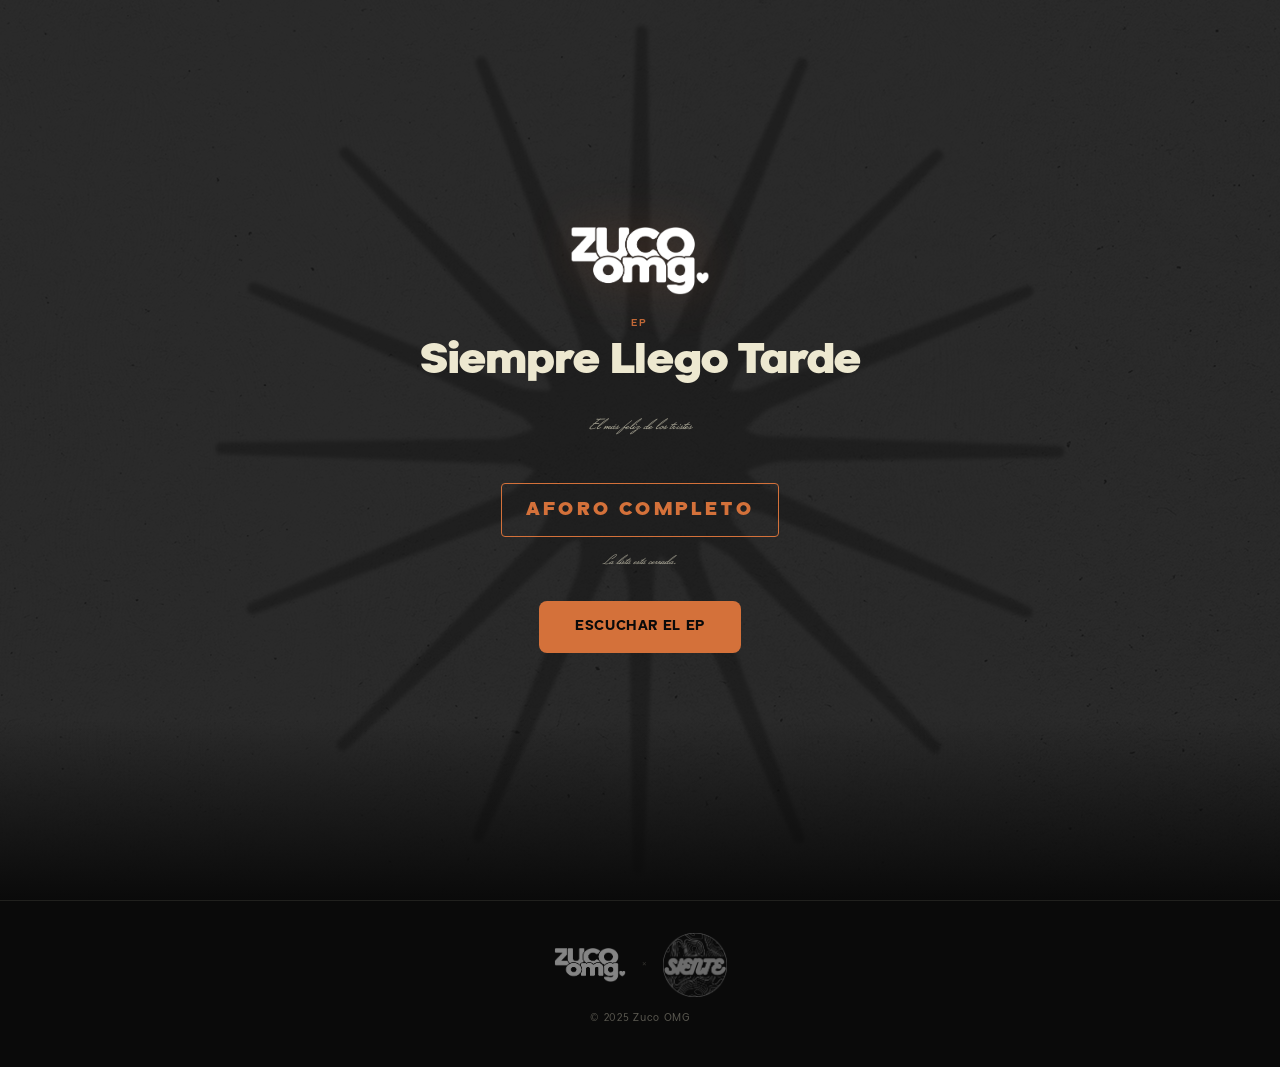
<file: index.html>
<!DOCTYPE html>
<html lang="es">
<head>
  <meta charset="UTF-8">
  <meta name="viewport" content="width=device-width, initial-scale=1.0, maximum-scale=1.0">
  <meta name="description" content="Fiesta de lanzamiento del EP 'Siempre Llego Tarde' de Zuco OMG — Miércoles 29 de abril, 7PM, Antenna">
  <meta property="og:title" content="Zuco OMG — Siempre Llego Tarde">
  <meta property="og:description" content="El más feliz de los tristes. Únete a la fiesta de lanzamiento del EP.">
  <meta property="og:image" content="https://zuco.siente.live/assets/cover/portada-zuco.jpg">
  <meta property="og:image:width" content="1200">
  <meta property="og:image:height" content="630">
  <meta property="og:url" content="https://zuco.siente.live">
  <meta property="og:type" content="website">
  <title>Zuco OMG — Siempre Llego Tarde</title>
  <link rel="icon" href="./assets/logos/reduccion-z-blanco.png" type="image/png">
  <link rel="stylesheet" href="styles.css">
</head>
<body>

  <!-- ═══════════════════════════ HERO ═══════════════════════════ -->
  <header class="site-hero">
    <div class="hero-texture"></div>
    <div class="hero-inner">
      <img
        src="./assets/logos/logo-zuco-blanco.png"
        alt="Zuco OMG"
        class="hero-logo"
      >
      <div class="hero-ep-block">
        <span class="hero-ep-label">EP</span>
        <h1 class="hero-ep-title">Siempre Llego Tarde</h1>
      </div>
      <p class="hero-concept">El más feliz de los tristes</p>
      <div class="hero-aforo-block">
        <span class="hero-aforo-badge">AFORO COMPLETO</span>
        <p class="hero-aforo-sub">La lista está cerrada.</p>
      </div>
      <a
        href="https://open.spotify.com/artist/6hA5ALJWFb44ixgQMMvng7"
        target="_blank"
        rel="noopener noreferrer"
        class="hero-cta"
      >
        Escuchar el EP
      </a>
    </div>
  </header>

  <!-- ═══════════════════════ PROGRESS ═══════════════════════════ -->
  <div class="step-progress" id="step-progress" aria-label="Progreso del registro" style="display:none">
    <div class="progress-inner">
      <div class="progress-node active" data-step="1">
        <span class="node-dot"></span>
        <span class="node-label">Registro</span>
      </div>
      <div class="progress-line"></div>
      <div class="progress-node" data-step="2">
        <span class="node-dot"></span>
        <span class="node-label">Tu canción</span>
      </div>
      <div class="progress-line"></div>
      <div class="progress-node" data-step="3">
        <span class="node-dot"></span>
        <span class="node-label">Spotify</span>
      </div>
    </div>
  </div>

  <!-- ═══════════════════════ MAIN FLOW ═══════════════════════════ -->
  <main class="flow-container" id="registro" style="display:none">

    <!-- ───────── STEP 1: REGISTRO ───────── -->
    <section id="step-1" class="flow-step active" aria-label="Paso 1: Registro">

      <div class="step-header">
        <h2 class="step-title">Reserva tu cupo</h2>
        <p class="step-subtitle">
          La entrada es gratis, pero el espacio es íntimo.<br>
          Déjanos tus datos y quedas en la lista.
        </p>
      </div>

      <form id="registro-form" class="form" novalidate>

        <div class="field-group">
          <label for="nombre" class="field-label">Nombre completo</label>
          <input
            type="text"
            id="nombre"
            name="nombre"
            class="field-input"
            placeholder="El que aparece en tu cédula"
            autocomplete="name"
            required
          >
          <span class="field-error" id="error-nombre" role="alert"></span>
        </div>

        <div class="field-group">
          <label for="whatsapp" class="field-label">WhatsApp</label>
          <input
            type="tel"
            id="whatsapp"
            name="whatsapp"
            class="field-input"
            placeholder="3XX XXX XXXX"
            autocomplete="tel"
            required
          >
          <span class="field-hint">Solo te escribimos si hay un cambio de último momento.</span>
          <span class="field-error" id="error-whatsapp" role="alert"></span>
        </div>

        <div class="field-group">
          <label for="email" class="field-label">Email</label>
          <input
            type="email"
            id="email"
            name="email"
            class="field-input"
            placeholder="tu@email.com"
            autocomplete="email"
            required
          >
          <span class="field-error" id="error-email" role="alert"></span>
        </div>

        <button type="submit" class="btn-primary" id="btn-registro">
          <span class="btn-text">Quiero estar ahí</span>
          <span class="btn-loading" hidden aria-live="polite">Guardando...</span>
        </button>


      </form>
    </section>

    <!-- ───────── STEP 2: CONEXIÓN EMOCIONAL ───────── -->
    <section id="step-2" class="flow-step" aria-label="Paso 2: Tu canción">

      <div class="step-header">
        <h2 class="step-title">¿Cuál te llegó más?</h2>
        <p class="step-subtitle">
          Estas canciones hablan de lo que uno siente<br>
          pero no sabe cómo decir. Elige la tuya.
        </p>
      </div>

      <div class="lyric-cards" role="radiogroup" aria-label="Elige tu frase favorita">

        <div class="lyric-card" data-song="Ok" role="radio" tabindex="0" aria-checked="false">
          <span class="card-song">Ok</span>
          <blockquote class="card-lyric">
            "Aunque afuera todo esté mal yo estoy okay.<br>Si la ansiedad me gana y pierdo estoy okay."
          </blockquote>
        </div>

        <div class="lyric-card" data-song="Mi Fiesta (ft. Nezzah)" role="radio" tabindex="0" aria-checked="false">
          <span class="card-song">Mi Fiesta <span class="feat">ft. Nezzah</span></span>
          <blockquote class="card-lyric">
            "Yo quiero mi fiesta con todos los míos al lado.<br>Si el mundo se quema afuera, que no me coja mal parado."
          </blockquote>
        </div>

        <div class="lyric-card" data-song="Solo" role="radio" tabindex="0" aria-checked="false">
          <span class="card-song">Solo</span>
          <blockquote class="card-lyric">
            "Sin más yo quiero estar solo.<br>No me extrañen que estoy bien solo, solo."
          </blockquote>
        </div>

        <div class="lyric-card" data-song="Uberconestrellita (ft. Esteesgarcia)" role="radio" tabindex="0" aria-checked="false">
          <span class="card-song">Uberconestrellita <span class="feat">ft. Esteesgarcia</span></span>
          <blockquote class="card-lyric">
            "Tengo pinneada su casa en Uber con estrellita."
          </blockquote>
        </div>

        <div class="lyric-card" data-song="Tal vez de eso se trata (ft. Mario Puglia)" role="radio" tabindex="0" aria-checked="false">
          <span class="card-song">Tal vez de eso se trata <span class="feat">ft. Mario Puglia</span></span>
          <blockquote class="card-lyric">
            "No veo el final del oceano.<br>De pronto de eso se trata."
          </blockquote>
        </div>

      </div>

      <button class="btn-primary" id="btn-lyric" disabled aria-disabled="true">
        Esta es la mía
      </button>

    </section>

    <!-- ───────── STEP 3: SPOTIFY + CONFIRMACIÓN ───────── -->
    <section id="step-3" class="flow-step" aria-label="Paso 3: Spotify">

      <div class="step-header">
        <h2 class="step-title">Un último paso</h2>
        <p class="step-subtitle">
          Antes de confirmar tu lugar, sigue a Zuco en Spotify.<br>
          Para que no te pierdas lo que viene.
        </p>
      </div>

      <div class="spotify-block">
        <div class="spotify-artist">
          <img
            src="./assets/logos/icono-zuco-naranja.png"
            alt="Icono Zuco OMG"
            class="spotify-artist-icon"
          >
          <div class="spotify-artist-info">
            <span class="spotify-artist-name">Zuco OMG</span>
            <span class="spotify-artist-label">Artista en Spotify</span>
          </div>
        </div>

        <a
          href="https://open.spotify.com/artist/6hA5ALJWFb44ixgQMMvng7"
          target="_blank"
          rel="noopener noreferrer"
          class="btn-spotify"
          id="btn-spotify-link"
        >
          <svg class="spotify-icon-svg" viewBox="0 0 24 24" aria-hidden="true" fill="currentColor">
            <path d="M12 0C5.4 0 0 5.4 0 12s5.4 12 12 12 12-5.4 12-12S18.66 0 12 0zm5.521 17.34c-.24.359-.66.48-1.021.24-2.82-1.74-6.36-2.101-10.561-1.141-.418.122-.779-.179-.899-.539-.12-.421.18-.78.54-.9 4.56-1.021 8.52-.6 11.64 1.32.42.18.479.659.301 1.02zm1.44-3.3c-.301.42-.841.6-1.262.3-3.239-1.98-8.159-2.58-11.939-1.38-.479.12-1.02-.12-1.14-.6-.12-.48.12-1.021.6-1.141C9.6 9.9 15 10.561 18.72 12.84c.361.181.54.78.241 1.2zm.12-3.36C15.24 8.4 8.82 8.16 5.16 9.301c-.6.179-1.2-.181-1.38-.721-.18-.601.18-1.2.72-1.381 4.26-1.26 11.28-1.02 15.721 1.621.539.3.719 1.02.419 1.56-.299.421-1.02.599-1.559.3z"/>
          </svg>
          Seguir en Spotify
        </a>
      </div>

      <label class="checkbox-label" for="spotify-check">
        <input
          type="checkbox"
          id="spotify-check"
          class="checkbox-input"
        >
        <span class="checkbox-custom" aria-hidden="true"></span>
        <span class="checkbox-text">Ya seguí a Zuco en Spotify</span>
      </label>

      <button class="btn-primary" id="btn-confirmar" disabled aria-disabled="true">
        <span class="btn-text">Confirmar mi registro</span>
        <span class="btn-loading" hidden aria-live="polite">Confirmando...</span>
      </button>

    </section>

    <!-- ───────── SUCCESS SCREEN ───────── -->
    <section id="step-success" class="flow-step success-screen" aria-label="Registro exitoso">

      <div class="success-z-deco" aria-hidden="true">
        <img src="./assets/logos/reduccion-z-blanco.png" alt="">
      </div>

      <div class="success-message">
        <p class="success-body">
          Listo, ya estás registrado. Ese día entras gratis con lista con tu nombre.
          Allá te esperamos.
        </p>
        <p class="success-signature">
          Atentamente, Zuco<br>
          <em>El más feliz de los tristes.</em>
        </p>
      </div>

      <div class="success-event">
        <p class="success-event-date">Miércoles 29 de abril</p>
        <p class="success-event-time">7:00 PM</p>
        <p class="success-event-venue">Antenna · Carrera 14 #85-24</p>
      </div>

      <a
        href="https://open.spotify.com/artist/6hA5ALJWFb44ixgQMMvng7"
        target="_blank"
        rel="noopener noreferrer"
        class="btn-ghost"
      >
        Escuchar el EP en Spotify
      </a>

    </section>

  </main>

  <!-- ═══════════════════════ FOOTER ═══════════════════════════ -->
  <footer class="site-footer">
    <div class="footer-logos">
      <img src="./assets/logos/logo-zuco-blanco.png" alt="Zuco OMG" class="footer-logo">
      <span class="footer-divider">×</span>
      <img src="./assets/logos/siente-logo-white.png" alt="Siente" class="footer-siente-logo">
    </div>
    <p class="footer-copy">© 2025 Zuco OMG</p>
  </footer>

  <script src="script.js"></script>
</body>
</html>
</file>
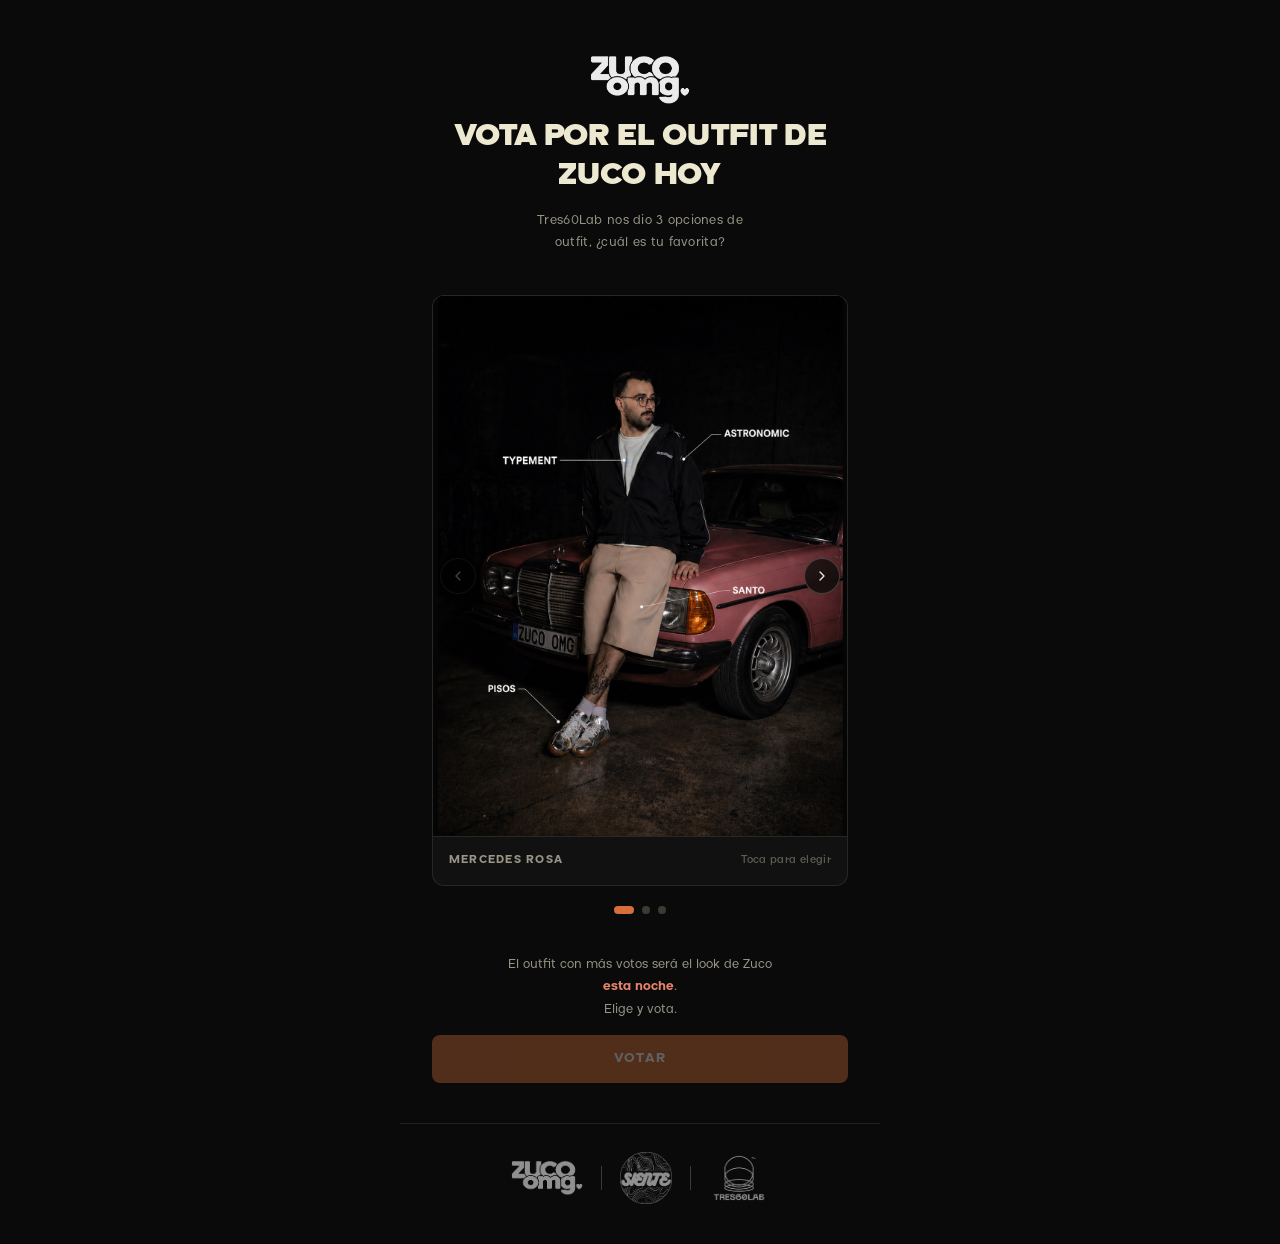
<file: vote.html>
<!DOCTYPE html>
<html lang="es">
<head>
  <meta charset="UTF-8">
  <meta name="viewport" content="width=device-width, initial-scale=1.0">
  <title>Vota el outfit — Zuco</title>
  <meta name="robots" content="noindex, nofollow">
  <meta name="description" content="Vota el outfit de Zuco para su próximo show.">
  <link rel="icon" type="image/png" href="./assets/logos/reduccion-z-blanco.png">
  <link rel="stylesheet" href="./vote.css?v=4">
</head>
<body>

  <!-- ── PHASE A: VOTING ─────────────────────────────────── -->
  <section id="phase-vote" class="phase" aria-label="Votación de outfit">

    <header class="vote-header">
      <img class="vote-logo" src="./assets/logos/logo-zuco-blanco.png" alt="Zuco" width="100">
      <h1 class="vote-title">VOTA POR EL OUTFIT DE ZUCO HOY</h1>
      <p class="vote-subtitle">Tres60Lab nos dio 3 opciones de outfit, ¿cuál es tu favorita?</p>
    </header>

    <!-- Carousel -->
    <div class="carousel" role="group" aria-label="Opciones de outfit">

      <div class="carousel-viewport">
        <div class="carousel-track">

          <div class="carousel-slide" data-fit="fit1">
            <article class="outfit-card" tabindex="0" role="button" aria-pressed="false" aria-label="Elegir Mercedes Rosa">
              <div class="outfit-img-wrap">
                <img src="./assets/outfits/Fit1.png" alt="Mercedes Rosa" loading="eager" draggable="false">
                <div class="outfit-check" aria-hidden="true">
                  <svg viewBox="0 0 24 24" fill="none" stroke="currentColor" stroke-width="2.5" stroke-linecap="round" stroke-linejoin="round">
                    <polyline points="20 6 9 17 4 12"/>
                  </svg>
                </div>
              </div>
              <div class="outfit-label">
                <span class="outfit-num">Mercedes Rosa</span>
                <span class="outfit-hint">Toca para elegir</span>
              </div>
            </article>
          </div>

          <div class="carousel-slide" data-fit="fit2">
            <article class="outfit-card" tabindex="0" role="button" aria-pressed="false" aria-label="Elegir Solo">
              <div class="outfit-img-wrap">
                <img src="./assets/outfits/Fit2.png" alt="Solo" loading="lazy" draggable="false">
                <div class="outfit-check" aria-hidden="true">
                  <svg viewBox="0 0 24 24" fill="none" stroke="currentColor" stroke-width="2.5" stroke-linecap="round" stroke-linejoin="round">
                    <polyline points="20 6 9 17 4 12"/>
                  </svg>
                </div>
              </div>
              <div class="outfit-label">
                <span class="outfit-num">Solo</span>
                <span class="outfit-hint">Toca para elegir</span>
              </div>
            </article>
          </div>

          <div class="carousel-slide" data-fit="fit3">
            <article class="outfit-card" tabindex="0" role="button" aria-pressed="false" aria-label="Elegir Mi Fiesta">
              <div class="outfit-img-wrap">
                <img src="./assets/outfits/Fit3.png" alt="Mi Fiesta" loading="lazy" draggable="false">
                <div class="outfit-check" aria-hidden="true">
                  <svg viewBox="0 0 24 24" fill="none" stroke="currentColor" stroke-width="2.5" stroke-linecap="round" stroke-linejoin="round">
                    <polyline points="20 6 9 17 4 12"/>
                  </svg>
                </div>
              </div>
              <div class="outfit-label">
                <span class="outfit-num">Mi Fiesta</span>
                <span class="outfit-hint">Toca para elegir</span>
              </div>
            </article>
          </div>

        </div>
      </div>

      <!-- Nav arrows -->
      <button class="carousel-prev" aria-label="Outfit anterior" disabled>
        <svg viewBox="0 0 24 24" fill="none" stroke="currentColor" stroke-width="2" stroke-linecap="round" stroke-linejoin="round">
          <polyline points="15 18 9 12 15 6"/>
        </svg>
      </button>
      <button class="carousel-next" aria-label="Siguiente outfit">
        <svg viewBox="0 0 24 24" fill="none" stroke="currentColor" stroke-width="2" stroke-linecap="round" stroke-linejoin="round">
          <polyline points="9 18 15 12 9 6"/>
        </svg>
      </button>

      <!-- Dots -->
      <div class="carousel-dots" role="tablist" aria-label="Seleccionar outfit">
        <button class="carousel-dot is-active" data-index="0" role="tab" aria-label="Mercedes Rosa" aria-selected="true"></button>
        <button class="carousel-dot" data-index="1" role="tab" aria-label="Solo" aria-selected="false"></button>
        <button class="carousel-dot" data-index="2" role="tab" aria-label="Mi Fiesta" aria-selected="false"></button>
      </div>

    </div>

    <!-- CTA -->
    <div class="vote-action">
      <p class="vote-desc">El outfit con más votos será el look de Zuco <em>esta noche</em>.<br>Elige y vota.</p>
      <button id="btn-votar" class="btn-primary" type="button" disabled aria-disabled="true">
        <span class="btn-text">Votar</span>
        <span class="btn-loader" aria-hidden="true"></span>
      </button>
      <p id="vote-error" class="vote-error" role="alert" aria-live="polite" hidden></p>
    </div>

  </section>

  <!-- ── PHASE B: RESULTS ────────────────────────────────── -->
  <section id="phase-results" class="phase phase--hidden" aria-label="Resultados de la votación">

    <header class="vote-header">
      <img class="vote-logo" src="./assets/logos/logo-zuco-blanco.png" alt="Zuco" width="100">
      <h1 id="results-title" class="vote-title">Gracias<br>por votar.</h1>
      <p class="vote-subtitle">El outfit con más votos será el look de Zuco esta noche.</p>
    </header>

    <div class="results-chart" aria-label="Resultados">

      <div class="bar-row" data-fit="fit1">
        <div class="bar-header">
          <div class="bar-thumb-wrap">
            <img class="bar-thumb" src="./assets/outfits/Fit1.png" alt="Mercedes Rosa" loading="lazy">
          </div>
          <div class="bar-info">
            <span class="bar-label">Mercedes Rosa</span>
          </div>
          <span class="bar-pct">0%</span>
        </div>
        <div class="bar-track" role="progressbar" aria-valuenow="0" aria-valuemin="0" aria-valuemax="100" aria-label="Mercedes Rosa porcentaje">
          <div class="bar-fill"></div>
        </div>
      </div>

      <div class="bar-row" data-fit="fit2">
        <div class="bar-header">
          <div class="bar-thumb-wrap">
            <img class="bar-thumb" src="./assets/outfits/Fit2.png" alt="Solo" loading="lazy">
          </div>
          <div class="bar-info">
            <span class="bar-label">Solo</span>
          </div>
          <span class="bar-pct">0%</span>
        </div>
        <div class="bar-track" role="progressbar" aria-valuenow="0" aria-valuemin="0" aria-valuemax="100" aria-label="Solo porcentaje">
          <div class="bar-fill"></div>
        </div>
      </div>

      <div class="bar-row" data-fit="fit3">
        <div class="bar-header">
          <div class="bar-thumb-wrap">
            <img class="bar-thumb" src="./assets/outfits/Fit3.png" alt="Mi Fiesta" loading="lazy">
          </div>
          <div class="bar-info">
            <span class="bar-label">Mi Fiesta</span>
          </div>
          <span class="bar-pct">0%</span>
        </div>
        <div class="bar-track" role="progressbar" aria-valuenow="0" aria-valuemin="0" aria-valuemax="100" aria-label="Mi Fiesta porcentaje">
          <div class="bar-fill"></div>
        </div>
      </div>

    </div>


    <!-- Tres60 promo -->
    <aside class="tres60-promo" aria-label="Tres60 Lab">
      <p class="tres60-promo-text">¿Te gustó algún outfit? Cómpra cualquiera de las prendas en <strong>Tres60Lab</strong>.</p>
      <a class="btn-tres60" href="https://tres60lab.com" target="_blank" rel="noopener noreferrer">
        Comprar en Tres60Lab
        <svg viewBox="0 0 24 24" fill="none" stroke="currentColor" stroke-width="2.2" stroke-linecap="round" stroke-linejoin="round">
          <line x1="5" y1="12" x2="19" y2="12"/>
          <polyline points="12 5 19 12 12 19"/>
        </svg>
      </a>
    </aside>

  </section>

  <!-- ── FOOTER ──────────────────────────────────────────── -->
  <footer class="vote-footer" role="contentinfo">
    <img src="./assets/logos/logo-zuco-blanco.png" alt="Zuco" width="72" loading="lazy">
    <span class="footer-sep" aria-hidden="true"></span>
    <img src="./assets/logos/siente-logo-white.png" alt="Siente" width="52" loading="lazy">
    <span class="footer-sep" aria-hidden="true"></span>
    <a href="https://tres60lab.com" target="_blank" rel="noopener noreferrer" aria-label="Tres60 Lab">
      <img src="./assets/logos/tres60Logo.png" alt="Tres60 Lab" width="60" loading="lazy">
    </a>
  </footer>

  <script src="./vote.js?v=4"></script>
</body>
</html>
</file>
<file: styles.css>
/* ═══════════════════════════════════════════════════════════
   LAYER 1 — FONT FACES
═══════════════════════════════════════════════════════════ */
@font-face {
  font-family: 'ACEH';
  src: url('./fonts/Aceh-Light.otf') format('opentype');
  font-weight: 300;
  font-display: swap;
}
@font-face {
  font-family: 'ACEH';
  src: url('./fonts/Aceh-Regular.otf') format('opentype');
  font-weight: 400;
  font-display: swap;
}
@font-face {
  font-family: 'ACEH';
  src: url('./fonts/Aceh-Medium.otf') format('opentype');
  font-weight: 500;
  font-display: swap;
}
@font-face {
  font-family: 'ACEH';
  src: url('./fonts/Aceh-SemiBold.otf') format('opentype');
  font-weight: 600;
  font-display: swap;
}
@font-face {
  font-family: 'ACEH';
  src: url('./fonts/Aceh-Bold.otf') format('opentype');
  font-weight: 700;
  font-display: swap;
}
@font-face {
  font-family: 'ACEH';
  src: url('./fonts/Aceh-Black.otf') format('opentype');
  font-weight: 900;
  font-display: swap;
}
@font-face {
  font-family: 'ACEH Soft';
  src: url('./fonts/AcehSoft-Black.otf') format('opentype');
  font-weight: 900;
  font-display: swap;
}
@font-face {
  font-family: 'Lakeside';
  src: url('./fonts/Lakeside-Regular.ttf') format('truetype');
  font-weight: 400;
  font-display: swap;
}

/* ═══════════════════════════════════════════════════════════
   LAYER 2 — DESIGN TOKENS
═══════════════════════════════════════════════════════════ */
:root {
  /* Colors */
  --c-bg:           #0a0a0a;
  --c-bg-card:      #111111;
  --c-bg-card-hover:#161616;
  --c-crema:        #ede8d0;
  --c-naranja:      #d4713a;
  --c-salmon:       #e8836a;
  --c-oliva:        #7a7c52;
  --c-azul:         #3a5a7c;

  /* Text */
  --t-primary:      #ede8d0;
  --t-secondary:    rgba(237, 232, 208, 0.62);
  --t-muted:        rgba(237, 232, 208, 0.35);

  /* Borders */
  --b-subtle:       rgba(237, 232, 208, 0.10);
  --b-mid:          rgba(237, 232, 208, 0.22);
  --b-accent:       rgba(212, 113, 58, 0.55);

  /* Fonts */
  --f-body:         'ACEH', system-ui, sans-serif;
  --f-display:      'Lakeside', Georgia, serif;
  --f-soft:         'ACEH Soft', 'ACEH', sans-serif;

  /* Layout */
  --max-w:          480px;
  --pad-h:          24px;
  --pad-v:          48px;
  --radius-card:    12px;
  --radius-btn:     8px;
  --radius-input:   8px;

  /* Motion */
  --ease-fast:      0.16s ease;
  --ease-mid:       0.32s ease;
  --ease-slow:      0.55s cubic-bezier(0.4, 0, 0.2, 1);

  /* Spotify */
  --c-spotify:      #1DB954;
  --c-spotify-dark: #158a3e;
}

/* ═══════════════════════════════════════════════════════════
   LAYER 3 — RESET + BASE
═══════════════════════════════════════════════════════════ */
*, *::before, *::after {
  box-sizing: border-box;
  margin: 0;
  padding: 0;
}

html {
  scroll-behavior: smooth;
  -webkit-text-size-adjust: 100%;
}

body {
  background-color: var(--c-bg);
  color: var(--t-primary);
  font-family: var(--f-body);
  font-weight: 400;
  line-height: 1.6;
  min-height: 100dvh;
  overflow-x: hidden;
  -webkit-font-smoothing: antialiased;
  -moz-osx-font-smoothing: grayscale;
}

img {
  display: block;
  max-width: 100%;
}

a {
  color: inherit;
  text-decoration: none;
}

button {
  cursor: pointer;
  border: none;
  background: none;
  font-family: inherit;
}

blockquote {
  quotes: none;
}

/* ═══════════════════════════════════════════════════════════
   LAYER 4 — UTILITIES
═══════════════════════════════════════════════════════════ */
.sr-only {
  position: absolute;
  width: 1px;
  height: 1px;
  padding: 0;
  margin: -1px;
  overflow: hidden;
  clip: rect(0,0,0,0);
  white-space: nowrap;
  border: 0;
}

/* ═══════════════════════════════════════════════════════════
   LAYER 5 — HERO
═══════════════════════════════════════════════════════════ */
.site-hero {
  position: relative;
  min-height: 100dvh;
  display: flex;
  flex-direction: column;
  align-items: center;
  justify-content: center;
  padding: 64px var(--pad-h) 80px;
  overflow: hidden;
  background-color: var(--c-bg);
}

.hero-texture {
  position: absolute;
  inset: 0;
  background-image: url('./assets/textures/fondo-2.jpg');
  background-size: cover;
  background-position: center;
  opacity: 0.15;
  mix-blend-mode: luminosity;
  pointer-events: none;
}

/* Gradient fade at bottom of hero */
.site-hero::after {
  content: '';
  position: absolute;
  bottom: 0;
  left: 0;
  right: 0;
  height: 180px;
  background: linear-gradient(to bottom, transparent, var(--c-bg));
  pointer-events: none;
}

.hero-inner {
  position: relative;
  z-index: 1;
  display: flex;
  flex-direction: column;
  align-items: center;
  text-align: center;
  gap: 20px;
  max-width: var(--max-w);
  width: 100%;
}

.hero-logo {
  width: 140px;
  height: auto;
  filter: drop-shadow(0 0 24px rgba(212, 113, 58, 0.18));
}

.hero-ep-block {
  display: flex;
  flex-direction: column;
  align-items: center;
  gap: 4px;
}

.hero-ep-label {
  font-family: var(--f-body);
  font-weight: 600;
  font-size: 11px;
  letter-spacing: 0.22em;
  text-transform: uppercase;
  color: var(--c-naranja);
  opacity: 0.9;
}

.hero-ep-title {
  font-family: var(--f-body);
  font-weight: 900;
  font-size: clamp(2rem, 9vw, 3rem);
  line-height: 1.05;
  letter-spacing: -0.02em;
  color: var(--t-primary);
}

.hero-concept {
  font-family: var(--f-display);
  font-size: clamp(1rem, 4vw, 1.25rem);
  color: var(--t-secondary);
  font-style: italic;
  letter-spacing: 0.01em;
}

.hero-aforo-block {
  margin-top: 24px;
  display: flex;
  flex-direction: column;
  align-items: center;
  gap: 8px;
}

.hero-aforo-badge {
  display: inline-block;
  padding: 10px 24px;
  border: 1.5px solid var(--c-naranja);
  border-radius: 4px;
  font-family: var(--f-body);
  font-weight: 900;
  font-size: clamp(1rem, 4vw, 1.25rem);
  letter-spacing: 0.16em;
  color: var(--c-naranja);
  text-transform: uppercase;
}

.hero-aforo-sub {
  font-family: var(--f-display);
  font-size: clamp(0.9rem, 3.5vw, 1.1rem);
  color: var(--t-secondary);
  font-style: italic;
  text-align: center;
}

.hero-cta {
  display: inline-block;
  margin-top: 8px;
  padding: 14px 36px;
  background-color: var(--c-naranja);
  color: #0a0a0a;
  font-family: var(--f-body);
  font-weight: 700;
  font-size: 0.95rem;
  letter-spacing: 0.04em;
  text-transform: uppercase;
  border-radius: var(--radius-btn);
  transition: background-color var(--ease-fast), transform var(--ease-fast);
}

.hero-cta:hover,
.hero-cta:focus-visible {
  background-color: var(--c-salmon);
  transform: translateY(-1px);
  outline: none;
}

.hero-cta:active {
  transform: translateY(0);
}

.hero-scroll-hint {
  position: absolute;
  bottom: 28px;
  left: 50%;
  transform: translateX(-50%);
  z-index: 1;
  color: var(--t-muted);
  animation: bounce 2.2s ease-in-out infinite;
}

@keyframes bounce {
  0%, 100% { transform: translateX(-50%) translateY(0); }
  50%       { transform: translateX(-50%) translateY(6px); }
}

/* ═══════════════════════════════════════════════════════════
   LAYER 6 — PROGRESS INDICATOR
═══════════════════════════════════════════════════════════ */
.step-progress {
  position: sticky;
  top: 0;
  z-index: 100;
  background-color: rgba(10, 10, 10, 0.92);
  backdrop-filter: blur(12px);
  -webkit-backdrop-filter: blur(12px);
  border-bottom: 1px solid var(--b-subtle);
  padding: 14px var(--pad-h);
  display: none; /* shown by JS once flow starts */
}

.step-progress.visible {
  display: block;
}

.progress-inner {
  max-width: var(--max-w);
  margin: 0 auto;
  display: flex;
  align-items: center;
  justify-content: space-between;
}

.progress-node {
  display: flex;
  flex-direction: column;
  align-items: center;
  gap: 5px;
  flex-shrink: 0;
}

.node-dot {
  width: 10px;
  height: 10px;
  border-radius: 50%;
  background-color: var(--t-muted);
  border: 1.5px solid transparent;
  transition: background-color var(--ease-mid), border-color var(--ease-mid), transform var(--ease-mid);
}

.progress-node.active .node-dot {
  background-color: var(--c-naranja);
  border-color: var(--c-naranja);
  transform: scale(1.25);
}

.progress-node.done .node-dot {
  background-color: var(--c-oliva);
  border-color: var(--c-oliva);
}

.node-label {
  font-size: 10px;
  font-weight: 500;
  letter-spacing: 0.06em;
  text-transform: uppercase;
  color: var(--t-muted);
  transition: color var(--ease-mid);
  white-space: nowrap;
}

.progress-node.active .node-label {
  color: var(--c-naranja);
}

.progress-node.done .node-label {
  color: var(--c-oliva);
}

.progress-line {
  flex: 1;
  height: 1px;
  background-color: var(--b-subtle);
  margin: 0 8px;
  margin-bottom: 14px; /* align with dots */
  position: relative;
  overflow: hidden;
}

.progress-line::after {
  content: '';
  position: absolute;
  inset: 0;
  background-color: var(--c-oliva);
  transform: scaleX(0);
  transform-origin: left;
  transition: transform var(--ease-slow);
}

.progress-line.filled::after {
  transform: scaleX(1);
}

/* ═══════════════════════════════════════════════════════════
   LAYER 7 — FLOW CONTAINER + STEP TRANSITIONS
═══════════════════════════════════════════════════════════ */
.flow-container {
  max-width: var(--max-w);
  margin: 0 auto;
  padding: var(--pad-v) var(--pad-h);
}

.flow-step {
  display: none;
  opacity: 0;
  transform: translateY(18px);
}

.flow-step.active {
  display: block;
}

.flow-step.entering {
  opacity: 1;
  transform: translateY(0);
  transition: opacity var(--ease-slow), transform var(--ease-slow);
}

/* ═══════════════════════════════════════════════════════════
   LAYER 8 — STEP HEADER
═══════════════════════════════════════════════════════════ */
.step-header {
  margin-bottom: 24px;
}

.step-title {
  font-family: var(--f-body);
  font-weight: 900;
  font-size: clamp(1.6rem, 7vw, 2rem);
  line-height: 1.1;
  letter-spacing: -0.02em;
  color: var(--t-primary);
  margin-bottom: 10px;
}

.step-subtitle {
  font-size: 0.9rem;
  line-height: 1.65;
  color: var(--t-secondary);
}

/* ═══════════════════════════════════════════════════════════
   LAYER 9 — FORM (STEP 1)
═══════════════════════════════════════════════════════════ */
.form {
  display: flex;
  flex-direction: column;
  gap: 20px;
}

.field-group {
  display: flex;
  flex-direction: column;
  gap: 6px;
}

.field-label {
  font-size: 0.8rem;
  font-weight: 600;
  letter-spacing: 0.08em;
  text-transform: uppercase;
  color: var(--t-secondary);
}

.field-input {
  width: 100%;
  padding: 14px 16px;
  background-color: var(--c-bg-card);
  border: 1px solid var(--b-subtle);
  border-radius: var(--radius-input);
  color: var(--t-primary);
  font-family: var(--f-body);
  font-size: 1rem;
  font-weight: 400;
  line-height: 1.5;
  outline: none;
  transition: border-color var(--ease-fast), background-color var(--ease-fast);
  -webkit-appearance: none;
  appearance: none;
}

.field-input::placeholder {
  color: var(--t-muted);
}

.field-input:focus {
  border-color: var(--b-accent);
  background-color: var(--c-bg-card-hover);
}

.field-input.has-error {
  border-color: #c94040;
}

.field-hint {
  font-size: 0.78rem;
  color: var(--t-muted);
  line-height: 1.5;
}

.field-error {
  font-size: 0.78rem;
  color: #e05858;
  min-height: 1rem;
  line-height: 1.4;
}

.form-disclaimer {
  font-size: 0.75rem;
  color: var(--t-muted);
  text-align: center;
  margin-top: 4px;
}

/* ═══════════════════════════════════════════════════════════
   LAYER 10 — BUTTONS
═══════════════════════════════════════════════════════════ */
.btn-primary {
  display: flex;
  align-items: center;
  justify-content: center;
  width: 100%;
  padding: 16px 24px;
  background-color: var(--c-naranja);
  color: #0a0a0a;
  font-family: var(--f-body);
  font-weight: 700;
  font-size: 0.95rem;
  letter-spacing: 0.05em;
  text-transform: uppercase;
  border-radius: var(--radius-btn);
  border: none;
  cursor: pointer;
  transition: background-color var(--ease-fast), transform var(--ease-fast), opacity var(--ease-fast);
  min-height: 52px;
}

.btn-primary:hover:not(:disabled) {
  background-color: var(--c-salmon);
  transform: translateY(-1px);
}

.btn-primary:active:not(:disabled) {
  transform: translateY(0);
}

.btn-primary:disabled {
  opacity: 0.38;
  cursor: not-allowed;
}

.btn-primary:focus-visible {
  outline: 2px solid var(--c-naranja);
  outline-offset: 3px;
}

.btn-ghost {
  display: flex;
  align-items: center;
  justify-content: center;
  width: 100%;
  padding: 14px 24px;
  background-color: transparent;
  color: var(--t-primary);
  font-family: var(--f-body);
  font-weight: 600;
  font-size: 0.875rem;
  letter-spacing: 0.04em;
  text-transform: uppercase;
  border-radius: var(--radius-btn);
  border: 1px solid var(--b-mid);
  cursor: pointer;
  transition: border-color var(--ease-fast), color var(--ease-fast), transform var(--ease-fast);
  min-height: 48px;
}

.btn-ghost:hover,
.btn-ghost:focus-visible {
  border-color: var(--c-crema);
  color: var(--c-crema);
  transform: translateY(-1px);
  outline: none;
}

.btn-loading {
  font-size: 0.875rem;
  letter-spacing: 0.04em;
}

/* ═══════════════════════════════════════════════════════════
   LAYER 11 — LYRIC CARDS (STEP 2)
═══════════════════════════════════════════════════════════ */
.lyric-cards {
  display: flex;
  flex-direction: column;
  gap: 8px;
  margin-bottom: 16px;
}

.lyric-card {
  padding: 14px 16px;
  background-color: var(--c-bg-card);
  border: 1px solid var(--b-subtle);
  border-radius: var(--radius-card);
  cursor: pointer;
  transition: border-color var(--ease-fast), background-color var(--ease-fast), transform var(--ease-fast);
  position: relative;
  overflow: hidden;
}

.lyric-card:hover {
  border-color: var(--b-accent);
  background-color: var(--c-bg-card-hover);
  transform: translateY(-2px);
}

.lyric-card:hover::before {
  opacity: 0.14;
}

.lyric-card.selected {
  border-color: var(--c-naranja);
  background-color: rgba(212, 113, 58, 0.07);
}

.lyric-card.selected::before {
  opacity: 0.18;
}

.lyric-card:focus-visible {
  outline: 2px solid var(--c-naranja);
  outline-offset: 2px;
}

.card-song {
  display: block;
  font-size: 0.68rem;
  font-weight: 600;
  letter-spacing: 0.12em;
  text-transform: uppercase;
  color: var(--c-naranja);
  margin-bottom: 4px;
}

.feat {
  color: var(--t-muted);
  font-weight: 400;
  letter-spacing: 0.06em;
  text-transform: none;
}

.card-lyric {
  font-family: var(--f-body);
  font-weight: 300;
  font-size: 0.88rem;
  line-height: 1.45;
  color: var(--t-primary);
  font-style: normal;
}

/* ═══════════════════════════════════════════════════════════
   LAYER 12 — SPOTIFY BLOCK (STEP 3)
═══════════════════════════════════════════════════════════ */
.spotify-block {
  background-color: var(--c-bg-card);
  border: 1px solid var(--b-subtle);
  border-radius: var(--radius-card);
  padding: 20px;
  margin-bottom: 20px;
  display: flex;
  flex-direction: column;
  gap: 16px;
}

.spotify-artist {
  display: flex;
  align-items: center;
  gap: 14px;
}

.spotify-artist-icon {
  width: 48px;
  height: 48px;
  border-radius: 50%;
  object-fit: cover;
  background-color: rgba(212, 113, 58, 0.12);
  padding: 8px;
}

.spotify-artist-info {
  display: flex;
  flex-direction: column;
  gap: 2px;
}

.spotify-artist-name {
  font-weight: 700;
  font-size: 0.95rem;
  color: var(--t-primary);
}

.spotify-artist-label {
  font-size: 0.75rem;
  color: var(--t-muted);
  letter-spacing: 0.04em;
}

.btn-spotify {
  display: flex;
  align-items: center;
  justify-content: center;
  gap: 10px;
  width: 100%;
  padding: 14px 24px;
  background-color: var(--c-spotify);
  color: #000;
  font-family: var(--f-body);
  font-weight: 700;
  font-size: 0.9rem;
  letter-spacing: 0.04em;
  border-radius: var(--radius-btn);
  transition: background-color var(--ease-fast), transform var(--ease-fast);
  min-height: 48px;
}

.btn-spotify:hover,
.btn-spotify:focus-visible {
  background-color: #23d663;
  transform: translateY(-1px);
  outline: none;
}

.btn-spotify:active {
  transform: translateY(0);
}

.spotify-icon-svg {
  width: 20px;
  height: 20px;
  flex-shrink: 0;
}

/* ═══════════════════════════════════════════════════════════
   LAYER 13 — CHECKBOX
═══════════════════════════════════════════════════════════ */
.checkbox-label {
  display: flex;
  align-items: center;
  gap: 12px;
  cursor: pointer;
  margin-bottom: 24px;
  padding: 14px 16px;
  background-color: var(--c-bg-card);
  border: 1px solid var(--b-subtle);
  border-radius: var(--radius-input);
  transition: border-color var(--ease-fast);
}

.checkbox-label:hover {
  border-color: var(--b-mid);
}

.checkbox-input {
  position: absolute;
  opacity: 0;
  width: 0;
  height: 0;
}

.checkbox-custom {
  width: 22px;
  height: 22px;
  border-radius: 6px;
  border: 1.5px solid var(--b-mid);
  background-color: transparent;
  flex-shrink: 0;
  display: flex;
  align-items: center;
  justify-content: center;
  transition: border-color var(--ease-fast), background-color var(--ease-fast);
  position: relative;
}

.checkbox-input:checked + .checkbox-custom {
  background-color: var(--c-naranja);
  border-color: var(--c-naranja);
}

.checkbox-input:checked + .checkbox-custom::after {
  content: '';
  width: 6px;
  height: 10px;
  border-right: 2px solid #0a0a0a;
  border-bottom: 2px solid #0a0a0a;
  transform: rotate(45deg) translateY(-1px);
  display: block;
}

.checkbox-input:focus-visible + .checkbox-custom {
  outline: 2px solid var(--c-naranja);
  outline-offset: 2px;
}

.checkbox-text {
  font-size: 0.9rem;
  color: var(--t-secondary);
  line-height: 1.4;
}

/* ═══════════════════════════════════════════════════════════
   LAYER 14 — SUCCESS SCREEN
═══════════════════════════════════════════════════════════ */
.success-screen {
  text-align: center;
  padding-top: 16px;
}

.success-z-deco {
  margin: 0 auto 28px;
  width: 56px;
  opacity: 0.5;
}

.success-message {
  margin-bottom: 32px;
}

.success-body {
  font-size: 1.05rem;
  line-height: 1.75;
  color: var(--t-primary);
  margin-bottom: 20px;
}

.success-signature {
  font-family: var(--f-display);
  font-size: 1.1rem;
  line-height: 1.6;
  color: var(--t-secondary);
  font-style: italic;
}

.success-signature em {
  color: var(--c-naranja);
}

.success-event {
  padding: 20px;
  background-color: var(--c-bg-card);
  border: 1px solid var(--b-subtle);
  border-radius: var(--radius-card);
  margin-bottom: 24px;
  display: flex;
  flex-direction: column;
  gap: 4px;
}

.success-event-date {
  font-weight: 700;
  font-size: 1rem;
  color: var(--t-primary);
}

.success-event-time {
  font-size: 1.5rem;
  font-weight: 900;
  color: var(--c-naranja);
  letter-spacing: -0.02em;
}

.success-event-venue {
  font-size: 0.875rem;
  color: var(--t-secondary);
}

/* ═══════════════════════════════════════════════════════════
   LAYER 15 — FOOTER
═══════════════════════════════════════════════════════════ */
.site-footer {
  padding: 32px var(--pad-h) 40px;
  display: flex;
  flex-direction: column;
  align-items: center;
  gap: 12px;
  border-top: 1px solid var(--b-subtle);
}

.footer-logo {
  width: 72px;
  height: auto;
  opacity: 0.5;
}

.footer-copy {
  font-size: 0.72rem;
  color: var(--t-muted);
  letter-spacing: 0.06em;
}

.footer-logos {
  display: flex;
  align-items: center;
  justify-content: center;
  gap: 16px;
}

.footer-divider {
  font-size: 0.65rem;
  color: var(--t-muted);
  opacity: 0.5;
}

.footer-siente-logo {
  width: 64px;
  height: auto;
  opacity: 0.4;
}

/* ═══════════════════════════════════════════════════════════
   LAYER 16 — RESPONSIVE (desktop centering only)
═══════════════════════════════════════════════════════════ */
@media (min-width: 600px) {
  .site-hero {
    padding: 80px var(--pad-h) 100px;
  }

  .flow-container {
    padding: 56px var(--pad-h);
  }
}
</file>
<file: vote.css>
/* ═══════════════════════════════════════════════════════════
   LAYER 1 — FONT FACES
═══════════════════════════════════════════════════════════ */
@font-face {
  font-family: 'ACEH';
  src: url('./fonts/Aceh-Light.otf') format('opentype');
  font-weight: 300;
  font-display: swap;
}
@font-face {
  font-family: 'ACEH';
  src: url('./fonts/Aceh-Regular.otf') format('opentype');
  font-weight: 400;
  font-display: swap;
}
@font-face {
  font-family: 'ACEH';
  src: url('./fonts/Aceh-Medium.otf') format('opentype');
  font-weight: 500;
  font-display: swap;
}
@font-face {
  font-family: 'ACEH';
  src: url('./fonts/Aceh-SemiBold.otf') format('opentype');
  font-weight: 600;
  font-display: swap;
}
@font-face {
  font-family: 'ACEH';
  src: url('./fonts/Aceh-Bold.otf') format('opentype');
  font-weight: 700;
  font-display: swap;
}
@font-face {
  font-family: 'ACEH';
  src: url('./fonts/Aceh-Black.otf') format('opentype');
  font-weight: 900;
  font-display: swap;
}
@font-face {
  font-family: 'ACEH Soft';
  src: url('./fonts/AcehSoft-Black.otf') format('opentype');
  font-weight: 900;
  font-display: swap;
}
@font-face {
  font-family: 'Lakeside';
  src: url('./fonts/Lakeside-Regular.ttf') format('truetype');
  font-weight: 400;
  font-display: swap;
}

/* ═══════════════════════════════════════════════════════════
   LAYER 2 — DESIGN TOKENS
═══════════════════════════════════════════════════════════ */
:root {
  --c-bg:            #0a0a0a;
  --c-bg-card:       #111111;
  --c-bg-card-hover: #161616;
  --c-crema:         #ede8d0;
  --c-naranja:       #d4713a;
  --c-salmon:        #e8836a;
  --c-oliva:         #7a7c52;

  --t-primary:   #ede8d0;
  --t-secondary: rgba(237, 232, 208, 0.62);
  --t-muted:     rgba(237, 232, 208, 0.35);

  --b-subtle: rgba(237, 232, 208, 0.10);
  --b-mid:    rgba(237, 232, 208, 0.22);
  --b-accent: rgba(212, 113, 58, 0.55);

  --f-body:    'ACEH', system-ui, sans-serif;
  --f-display: 'Lakeside', Georgia, serif;

  --max-w:       480px;
  --pad-h:       24px;
  --pad-v:       48px;
  --radius-card: 12px;
  --radius-btn:  8px;

  --ease-fast: 0.16s ease;
  --ease-mid:  0.32s ease;
  --ease-slow: 0.55s cubic-bezier(0.4, 0, 0.2, 1);
}

/* ═══════════════════════════════════════════════════════════
   LAYER 3 — RESET + BASE
═══════════════════════════════════════════════════════════ */
*, *::before, *::after {
  box-sizing: border-box;
  margin: 0;
  padding: 0;
}

html {
  -webkit-text-size-adjust: 100%;
  width: 100%;
  overflow-x: hidden;
}

body {
  background-color: var(--c-bg);
  color: var(--t-primary);
  font-family: var(--f-body);
  font-weight: 400;
  line-height: 1.6;
  min-height: 100dvh;
  width: 100%;
  max-width: 100vw;
  overflow-x: hidden;
  -webkit-font-smoothing: antialiased;
  -moz-osx-font-smoothing: grayscale;
  display: flex;
  flex-direction: column;
  align-items: center;
}

img { display: block; max-width: 100%; }
button { font-family: var(--f-body); }

/* ═══════════════════════════════════════════════════════════
   LAYER 4 — PAGE SHELL
═══════════════════════════════════════════════════════════ */
.phase {
  width: 100%;
  max-width: var(--max-w);
  padding: 32px 16px 28px;
  display: flex;
  flex-direction: column;
  align-items: center;
  gap: 28px;
  flex: 1;
}

.phase--hidden { display: none; }

.phase--fade-in {
  animation: fadeUp 0.42s var(--ease-slow) both;
}

@keyframes fadeUp {
  from { opacity: 0; transform: translateY(14px); }
  to   { opacity: 1; transform: translateY(0); }
}

/* ═══════════════════════════════════════════════════════════
   LAYER 5 — HEADER
═══════════════════════════════════════════════════════════ */
.vote-header {
  display: flex;
  flex-direction: column;
  align-items: center;
  gap: 14px;
  text-align: center;
}

.vote-logo {
  width: clamp(72px, 22vw, 100px);
  height: auto;
  opacity: 0.92;
}

.vote-title {
  font-family: var(--f-body);
  font-size: clamp(1.6rem, 7vw, 2.1rem);
  font-weight: 900;
  line-height: 1.15;
  color: var(--t-primary);
  letter-spacing: -0.01em;
  text-transform: uppercase;
}

.vote-subtitle {
  font-size: 0.88rem;
  font-weight: 400;
  color: var(--t-secondary);
  letter-spacing: 0.02em;
  max-width: 30ch;
}

/* ═══════════════════════════════════════════════════════════
   LAYER 6 — CAROUSEL
═══════════════════════════════════════════════════════════ */
.carousel {
  position: relative;
  width: 100%;
  display: flex;
  flex-direction: column;
  align-items: center;
  gap: 16px;
}

.carousel-viewport {
  width: 100%;
  max-width: 100%;
  overflow: hidden;
}

.carousel-track {
  display: flex;
  width: 100%;
  transition: transform 0.42s var(--ease-slow);
  will-change: transform;
}

.carousel-slide {
  flex: 0 0 100%;
  width: 100%;
  min-width: 0;
}

/* outfit card — full width inside slide */
.outfit-card {
  position: relative;
  background: var(--c-bg-card);
  border: 1.5px solid var(--b-subtle);
  border-radius: var(--radius-card);
  overflow: hidden;
  cursor: pointer;
  transition:
    border-color var(--ease-mid),
    background var(--ease-mid);
  -webkit-tap-highlight-color: transparent;
  outline: none;
  width: 100%;
  user-select: none;
}

.outfit-card:focus-visible {
  outline: 2px solid var(--c-naranja);
  outline-offset: 2px;
}

.outfit-card.is-selected {
  border-color: var(--c-naranja);
  background: var(--c-bg-card-hover);
  box-shadow: 0 0 0 1px var(--c-naranja), 0 0 24px rgba(212, 113, 58, 0.18);
}

.outfit-card.is-selected .outfit-check {
  opacity: 1;
  transform: scale(1);
}

.outfit-img-wrap {
  position: relative;
  width: 100%;
  background: #050505;
  display: flex;
  align-items: center;
  justify-content: center;
  overflow: hidden;
}

.outfit-img-wrap img {
  display: block;
  width: auto;
  height: auto;
  max-width: 100%;
  max-height: 60vh;
  margin: 0 auto;
  pointer-events: none;
}

/* orange wash + dim unselected when another is chosen */
.outfit-img-wrap::after {
  content: '';
  position: absolute;
  inset: 0;
  background: rgba(212, 113, 58, 0);
  transition: background var(--ease-mid);
  pointer-events: none;
}

.outfit-card.is-selected .outfit-img-wrap::after {
  background: rgba(212, 113, 58, 0.10);
}

.outfit-check {
  position: absolute;
  top: 12px;
  right: 12px;
  width: 40px;
  height: 40px;
  background: var(--c-naranja);
  border-radius: 50%;
  display: flex;
  align-items: center;
  justify-content: center;
  opacity: 0;
  transform: scale(0.4);
  transition:
    opacity 0.22s var(--ease-slow),
    transform 0.22s var(--ease-slow);
  box-shadow: 0 2px 12px rgba(0,0,0,0.4);
}

.outfit-check svg {
  width: 18px;
  height: 18px;
  color: #fff;
}

.outfit-label {
  padding: 14px 16px;
  border-top: 1px solid var(--b-subtle);
  display: flex;
  align-items: center;
  justify-content: space-between;
  transition: border-color var(--ease-mid);
}

.outfit-card.is-selected .outfit-label {
  border-top-color: rgba(212, 113, 58, 0.4);
}

.outfit-num {
  font-size: 0.78rem;
  font-weight: 700;
  letter-spacing: 0.1em;
  text-transform: uppercase;
  color: var(--t-secondary);
  transition: color var(--ease-fast);
}

.outfit-card.is-selected .outfit-num {
  color: var(--c-naranja);
}

.outfit-hint {
  font-size: 0.75rem;
  font-weight: 500;
  color: var(--t-muted);
  letter-spacing: 0.03em;
  transition: color var(--ease-fast);
}

.outfit-card.is-selected .outfit-hint {
  color: var(--c-naranja);
}

/* nav arrows */
.carousel-prev,
.carousel-next {
  position: absolute;
  top: calc(50% - 28px); /* vertically center on image */
  transform: translateY(-50%);
  width: 36px;
  height: 36px;
  background: rgba(10, 10, 10, 0.72);
  border: 1px solid var(--b-mid);
  border-radius: 50%;
  color: var(--t-primary);
  display: flex;
  align-items: center;
  justify-content: center;
  cursor: pointer;
  transition:
    background var(--ease-fast),
    border-color var(--ease-fast),
    opacity var(--ease-fast);
  backdrop-filter: blur(6px);
  -webkit-backdrop-filter: blur(6px);
  z-index: 2;
  padding: 0;
}

.carousel-prev { left: 8px; }
.carousel-next { right: 8px; }

.carousel-prev svg,
.carousel-next svg {
  width: 16px;
  height: 16px;
}

.carousel-prev:hover:not(:disabled),
.carousel-next:hover:not(:disabled) {
  background: rgba(212, 113, 58, 0.2);
  border-color: var(--b-accent);
}

.carousel-prev:disabled,
.carousel-next:disabled {
  opacity: 0.28;
  cursor: not-allowed;
}

/* dots */
.carousel-dots {
  display: flex;
  gap: 8px;
  align-items: center;
  margin-top: 4px;
}

.carousel-dot {
  width: 8px;
  height: 8px;
  border-radius: 50%;
  background: var(--b-mid);
  border: none;
  cursor: pointer;
  padding: 0;
  transition:
    background var(--ease-mid),
    transform var(--ease-mid),
    width var(--ease-mid);
}

.carousel-dot.is-active {
  background: var(--c-naranja);
  width: 20px;
  border-radius: 4px;
}

.carousel-dot.is-selected-fit {
  background: var(--c-salmon);
}

/* ═══════════════════════════════════════════════════════════
   LAYER 7 — VOTE ACTION
═══════════════════════════════════════════════════════════ */
.vote-action {
  display: flex;
  flex-direction: column;
  align-items: center;
  gap: 14px;
  width: 100%;
}

.vote-desc {
  font-size: 0.88rem;
  color: var(--t-secondary);
  text-align: center;
  line-height: 1.6;
  max-width: 34ch;
}

.vote-desc em {
  font-style: normal;
  color: var(--c-salmon);
  font-weight: 700;
}

.btn-primary {
  position: relative;
  width: 100%;
  padding: 16px 24px;
  background: var(--c-naranja);
  color: #fff;
  font-size: 0.92rem;
  font-weight: 700;
  letter-spacing: 0.08em;
  text-transform: uppercase;
  border: none;
  border-radius: var(--radius-btn);
  cursor: pointer;
  transition:
    background var(--ease-fast),
    opacity var(--ease-fast),
    transform var(--ease-fast);
  -webkit-tap-highlight-color: transparent;
  overflow: hidden;
}

.btn-primary:hover:not(:disabled) { background: var(--c-salmon); }
.btn-primary:active:not(:disabled) { transform: scale(0.98); }

.btn-primary:disabled {
  opacity: 0.35;
  cursor: not-allowed;
}

.btn-primary.is-loading .btn-text { opacity: 0; }
.btn-primary.is-loading .btn-loader { display: block; }

.btn-loader {
  display: none;
  position: absolute;
  inset: 0;
  margin: auto;
  width: 20px;
  height: 20px;
  border: 2.5px solid rgba(255,255,255,0.3);
  border-top-color: #fff;
  border-radius: 50%;
  animation: spin 0.7s linear infinite;
}

@keyframes spin { to { transform: rotate(360deg); } }

.vote-error {
  font-size: 0.84rem;
  color: var(--c-salmon);
  text-align: center;
}

/* ═══════════════════════════════════════════════════════════
   LAYER 8 — RESULTS CHART
═══════════════════════════════════════════════════════════ */
.results-chart {
  display: flex;
  flex-direction: column;
  gap: 18px;
  width: 100%;
}

.bar-row {
  display: flex;
  flex-direction: column;
  gap: 8px;
  padding: 14px 16px;
  background: var(--c-bg-card);
  border: 1.5px solid var(--b-subtle);
  border-radius: var(--radius-card);
  transition: border-color var(--ease-mid);
}

.bar-row.is-winner {
  border-color: var(--b-accent);
}

.bar-row.is-mine {
  border-color: rgba(232, 131, 106, 0.45);
}

.bar-header {
  display: flex;
  align-items: center;
  gap: 12px;
}

.bar-thumb-wrap {
  width: 36px;
  height: 48px;
  border-radius: 6px;
  overflow: hidden;
  flex-shrink: 0;
  border: 1px solid var(--b-subtle);
}

.bar-thumb {
  width: 100%;
  height: 100%;
  object-fit: cover;
  object-position: top center;
}

.bar-info {
  display: flex;
  flex-direction: column;
  gap: 2px;
  flex: 1;
  min-width: 0;
}

.bar-label {
  font-size: 0.78rem;
  font-weight: 700;
  letter-spacing: 0.08em;
  text-transform: uppercase;
  color: var(--t-secondary);
  transition: color var(--ease-fast);
}

.bar-row.is-winner .bar-label,
.bar-row.is-mine .bar-label {
  color: var(--t-primary);
}


.bar-pct {
  font-size: 1.5rem;
  font-weight: 700;
  color: var(--t-primary);
  font-variant-numeric: tabular-nums;
  letter-spacing: -0.02em;
  flex-shrink: 0;
}

.bar-track {
  height: 10px;
  background: var(--b-subtle);
  border-radius: 5px;
  overflow: hidden;
}

.bar-fill {
  height: 100%;
  width: 0%;
  background: var(--c-naranja);
  border-radius: 5px;
  transition: width 0.7s cubic-bezier(0.4, 0, 0.2, 1);
}

.bar-row.is-mine .bar-fill {
  background: var(--c-salmon);
}

.bar-row.is-winner .bar-fill {
  box-shadow: 0 0 14px rgba(212, 113, 58, 0.4);
}



/* ═══════════════════════════════════════════════════════════
   LAYER 9 — FOOTER
═══════════════════════════════════════════════════════════ */
.vote-footer {
  width: 100%;
  max-width: var(--max-w);
  padding: 24px var(--pad-h) 36px;
  display: flex;
  align-items: center;
  justify-content: center;
  gap: 18px;
  border-top: 1px solid var(--b-subtle);
  flex-wrap: wrap;
}

.vote-footer img { opacity: 0.55; }

.footer-sep {
  display: block;
  width: 1px;
  height: 24px;
  background: var(--b-mid);
  flex-shrink: 0;
}

/* ═══════════════════════════════════════════════════════════
   LAYER 9b — TRES60 PROMO
═══════════════════════════════════════════════════════════ */
.tres60-promo {
  width: 100%;
  display: flex;
  flex-direction: column;
  align-items: center;
  gap: 10px;
  padding: 18px 16px;
  background: var(--c-bg-card);
  border: 1px solid var(--b-subtle);
  border-radius: var(--radius-card);
  text-align: center;
}

.tres60-promo-text {
  font-size: 0.84rem;
  color: var(--t-secondary);
  line-height: 1.5;
  max-width: 30ch;
}

.tres60-promo-text strong {
  color: var(--t-primary);
  font-weight: 700;
}

.btn-tres60 {
  display: inline-flex;
  align-items: center;
  justify-content: center;
  gap: 8px;
  padding: 12px 22px;
  background: transparent;
  color: var(--c-crema);
  border: 1.5px solid var(--c-crema);
  border-radius: var(--radius-btn);
  font-size: 0.78rem;
  font-weight: 700;
  letter-spacing: 0.08em;
  text-transform: uppercase;
  text-decoration: none;
  cursor: pointer;
  transition:
    background var(--ease-fast),
    color var(--ease-fast),
    border-color var(--ease-fast);
  -webkit-tap-highlight-color: transparent;
}

.btn-tres60:hover {
  background: var(--c-crema);
  color: var(--c-bg);
  border-color: var(--c-crema);
}

.btn-tres60 svg {
  width: 14px;
  height: 14px;
}

/* ═══════════════════════════════════════════════════════════
   LAYER 10 — RESPONSIVE
═══════════════════════════════════════════════════════════ */
@media (min-width: 600px) {
  .phase { padding: 56px 32px 40px; gap: 40px; }
}
</file>
